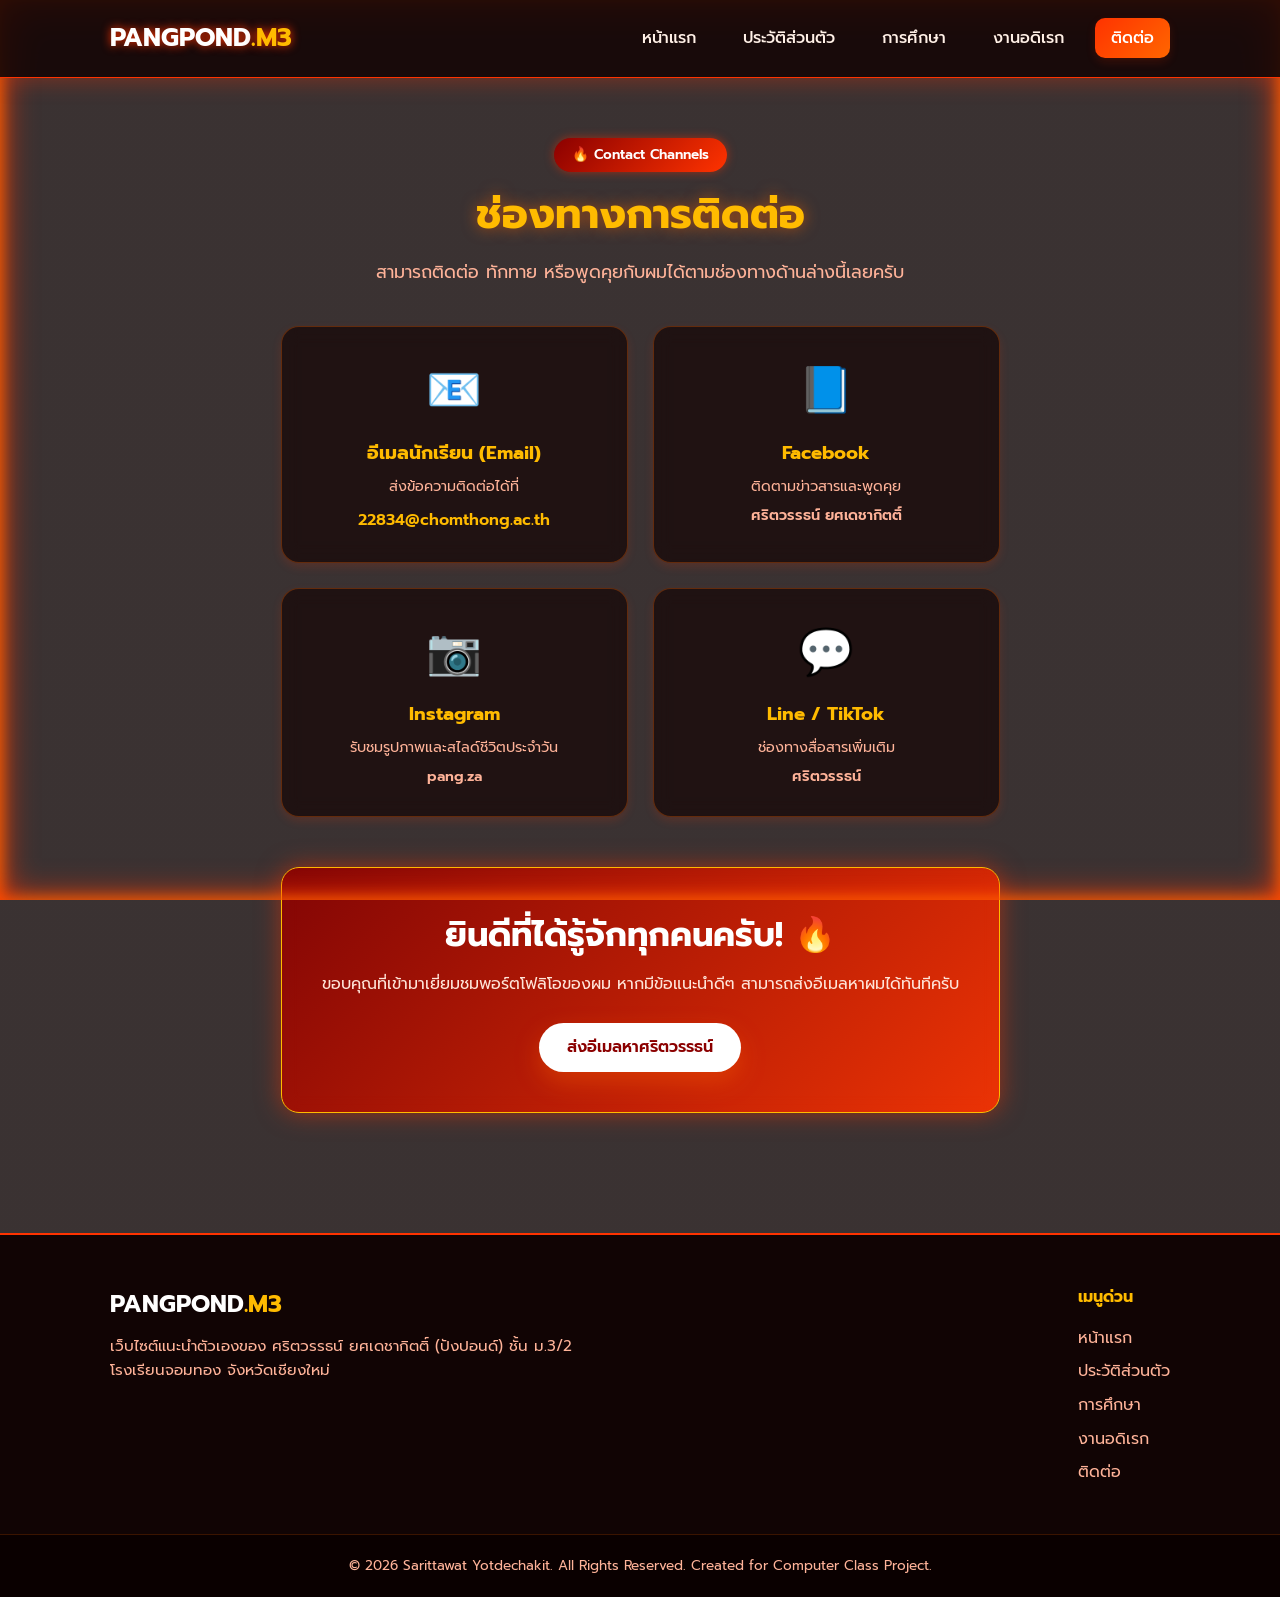
<file: contact.html>
<!DOCTYPE html>
<html lang="th">
<head>
    <meta charset="UTF-8">
    <meta name="viewport" content="width=device-width, initial-scale=1.0">
    <title>ติดต่อ | Sarittawat Yotdechakit Portfolio</title>
    <link rel="stylesheet" href="style.css">
    <link rel="preconnect" href="https://fonts.googleapis.com">
    <link rel="preconnect" href="https://fonts.gstatic.com" crossorigin>
    <link href="https://fonts.googleapis.com/css2?family=Prompt:wght@300;400;500;600;700&display=swap" rel="stylesheet">
</head>
<body>

    <canvas id="fireCanvas"></canvas>

    <!-- Navigation Bar -->
    <header class="navbar-container">
        <nav class="navbar">
            <a href="index.html" class="logo">PANGPOND<span>.M3</span></a>
            <ul class="nav-links">
                <li><a href="index.html">หน้าแรก</a></li>
                <li><a href="profile.html">ประวัติส่วนตัว</a></li>
                <li><a href="education.html">การศึกษา</a></li>
                <li><a href="hobby.html">งานอดิเรก</a></li>
                <li><a href="contact.html" class="active">ติดต่อ</a></li>
            </ul>
        </nav>
    </header>

    <main class="container section-padding">
        <div class="page-header">
            <span class="badge">🔥 Contact Channels</span>
            <h1>ช่องทางการติดต่อ</h1>
            <p>สามารถติดต่อ ทักทาย หรือพูดคุยกับผมได้ตามช่องทางด้านล่างนี้เลยครับ</p>
        </div>

        <div class="contact-grid">
            <div class="card contact-card">
                <div class="contact-icon">📧</div>
                <h3>อีเมลนักเรียน (Email)</h3>
                <p>ส่งข้อความติดต่อได้ที่</p>
                <a href="mailto:22834@chomthong.ac.th" class="contact-link">22834@chomthong.ac.th</a>
            </div>

            <div class="card contact-card">
                <div class="contact-icon">📘</div>
                <h3>Facebook</h3>
                <p>ติดตามข่าวสารและพูดคุย</p>
                <p class="contact-text">ศริตวรรธน์ ยศเดชากิตติ์</p>
            </div>

            <div class="card contact-card">
                <div class="contact-icon">📷</div>
                <h3>Instagram</h3>
                <p>รับชมรูปภาพและสไลด์ชีวิตประจำวัน</p>
                <p class="contact-text">pang.za</p>
            </div>

            <div class="card contact-card">
                <div class="contact-icon">💬</div>
                <h3>Line / TikTok</h3>
                <p>ช่องทางสื่อสารเพิ่มเติม</p>
                <p class="contact-text">ศริตวรรธน์</p>
            </div>
        </div>

        <div class="cta-card card margin-top-50">
            <h2>ยินดีที่ได้รู้จักทุกคนครับ! 🔥</h2>
            <p>ขอบคุณที่เข้ามาเยี่ยมชมพอร์ตโฟลิโอของผม หากมีข้อแนะนำดีๆ สามารถส่งอีเมลหาผมได้ทันทีครับ</p>
            <a href="mailto:22834@chomthong.ac.th" class="btn btn-primary">ส่งอีเมลหาศริตวรรธน์</a>
        </div>
    </main>

    <!-- Footer -->
    <footer class="footer">
        <div class="footer-container">
            <div class="footer-info">
                <h3>PANGPOND<span>.M3</span></h3>
                <p>เว็บไซต์แนะนำตัวเองของ ศริตวรรธน์ ยศเดชากิตติ์ (ปังปอนด์) ชั้น ม.3/2</p>
                <p>โรงเรียนจอมทอง จังหวัดเชียงใหม่</p>
            </div>
            <div class="footer-links">
                <h4>เมนูด่วน</h4>
                <ul>
                    <li><a href="index.html">หน้าแรก</a></li>
                    <li><a href="profile.html">ประวัติส่วนตัว</a></li>
                    <li><a href="education.html">การศึกษา</a></li>
                    <li><a href="hobby.html">งานอดิเรก</a></li>
                    <li><a href="contact.html">ติดต่อ</a></li>
                </ul>
            </div>
        </div>
        <div class="footer-bottom">
            <p>&copy; 2026 Sarittawat Yotdechakit. All Rights Reserved. Created for Computer Class Project.</p>
        </div>
    </footer>

    <script>
        const canvas = document.getElementById('fireCanvas');
        const ctx = canvas.getContext('2d');
        let particles = [];
        function resizeCanvas() { canvas.width = window.innerWidth; canvas.height = window.innerHeight; }
        window.addEventListener('resize', resizeCanvas);
        resizeCanvas();

        class Particle {
            constructor(x, y, vx, vy, color, size, life) {
                this.x = x; this.y = y; this.vx = vx; this.vy = vy;
                this.color = color; this.size = size; this.life = life; this.maxLife = life;
            }
            update() { this.x += this.vx; this.y += this.vy; this.size *= 0.96; this.life--; }
            draw() {
                ctx.save();
                ctx.globalAlpha = Math.max(0, this.life / this.maxLife);
                ctx.beginPath();
                ctx.arc(this.x, this.y, this.size, 0, Math.PI * 2);
                ctx.fillStyle = this.color;
                ctx.shadowBlur = 15;
                ctx.shadowColor = '#ff3300';
                ctx.fill();
                ctx.restore();
            }
        }
        function createPhoenixExplosion(x, y) {
            const colors = ['#ff2200', '#ff6600', '#ffaa00', '#ffff55', '#ffffff'];
            for (let i = 0; i < 70; i++) {
                const angle = Math.random() * Math.PI * 2;
                const speed = Math.random() * 8 + 2;
                particles.push(new Particle(x, y, Math.cos(angle)*speed, Math.sin(angle)*speed - 2, colors[Math.floor(Math.random()*colors.length)], Math.random()*10+4, Math.random()*30+20));
            }
        }
        window.addEventListener('click', (e) => { createPhoenixExplosion(e.clientX, e.clientY); });
        function animate() {
            ctx.clearRect(0, 0, canvas.width, canvas.height);
            particles = particles.filter(p => p.life > 0 && p.size > 0.5);
            particles.forEach(p => { p.update(); p.draw(); });
            requestAnimationFrame(animate);
        }
        animate();
    </script>
</body>
</html>
</file>
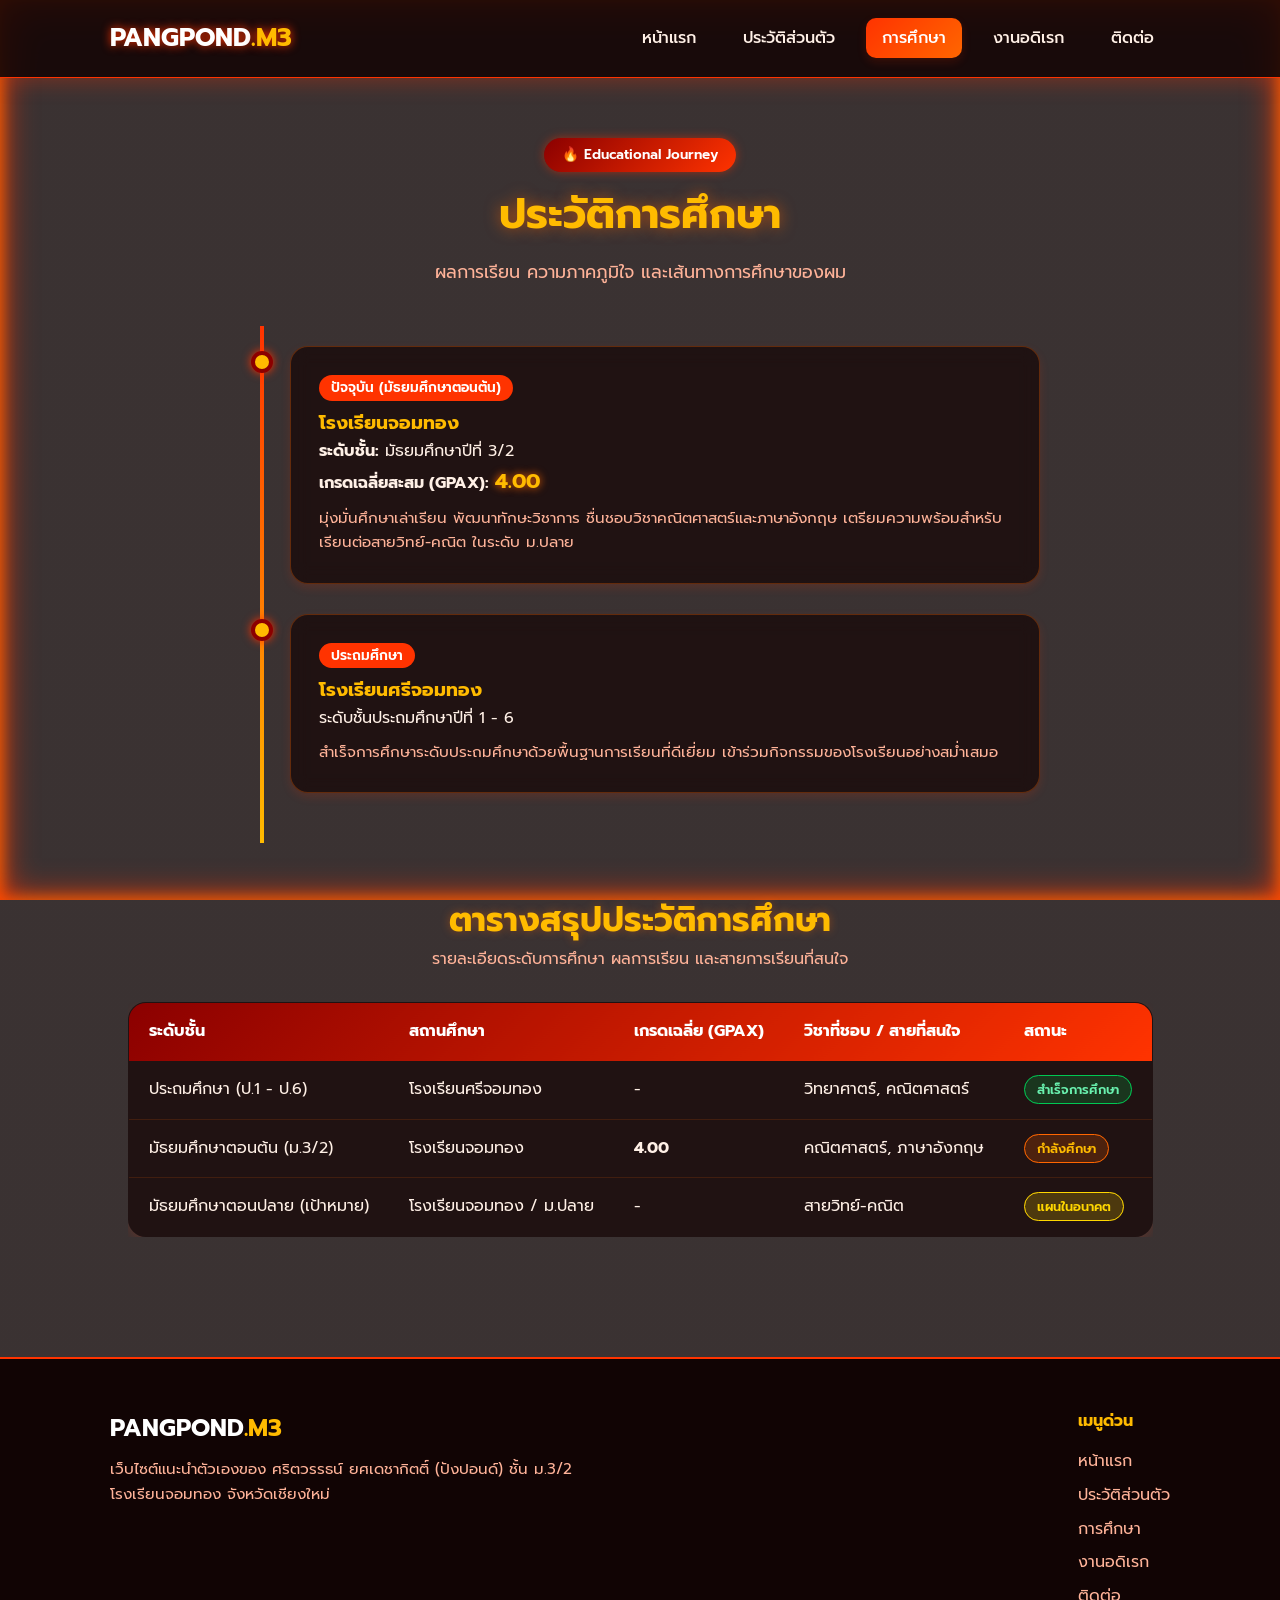
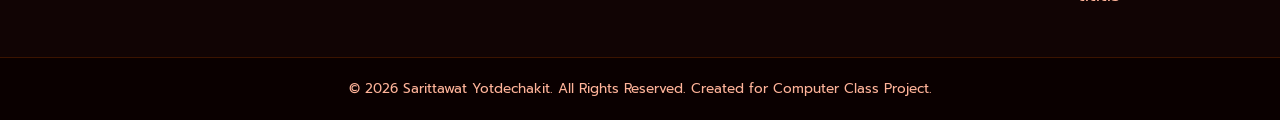
<file: education.html>
<!DOCTYPE html>
<html lang="th">
<head>
    <meta charset="UTF-8">
    <meta name="viewport" content="width=device-width, initial-scale=1.0">
    <title>การศึกษา | Sarittawat Yotdechakit Portfolio</title>
    <link rel="stylesheet" href="style.css">
    <link rel="preconnect" href="https://fonts.googleapis.com">
    <link rel="preconnect" href="https://fonts.gstatic.com" crossorigin>
    <link href="https://fonts.googleapis.com/css2?family=Prompt:wght@300;400;500;600;700&display=swap" rel="stylesheet">
</head>
<body>

    <canvas id="fireCanvas"></canvas>

    <!-- Navigation Bar -->
    <header class="navbar-container">
        <nav class="navbar">
            <a href="index.html" class="logo">PANGPOND<span>.M3</span></a>
            <ul class="nav-links">
                <li><a href="index.html">หน้าแรก</a></li>
                <li><a href="profile.html">ประวัติส่วนตัว</a></li>
                <li><a href="education.html" class="active">การศึกษา</a></li>
                <li><a href="hobby.html">งานอดิเรก</a></li>
                <li><a href="contact.html">ติดต่อ</a></li>
            </ul>
        </nav>
    </header>

    <main class="container section-padding">
        <div class="page-header">
            <span class="badge">🔥 Educational Journey</span>
            <h1>ประวัติการศึกษา</h1>
            <p>ผลการเรียน ความภาคภูมิใจ และเส้นทางการศึกษาของผม</p>
        </div>

        <!-- Timeline Section -->
        <div class="timeline">
            <div class="timeline-item">
                <div class="timeline-dot"></div>
                <div class="timeline-content card">
                    <span class="timeline-date">ปัจจุบัน (มัธยมศึกษาตอนต้น)</span>
                    <h3>โรงเรียนจอมทอง</h3>
                    <p><strong>ระดับชั้น:</strong> มัธยมศึกษาปีที่ 3/2</p>
                    <p><strong>เกรดเฉลี่ยสะสม (GPAX):</strong> <span class="highlight-gpax">4.00</span></p>
                    <p class="timeline-desc">มุ่งมั่นศึกษาเล่าเรียน พัฒนาทักษะวิชาการ ชื่นชอบวิชาคณิตศาสตร์และภาษาอังกฤษ เตรียมความพร้อมสำหรับเรียนต่อสายวิทย์-คณิต ในระดับ ม.ปลาย</p>
                </div>
            </div>

            <div class="timeline-item">
                <div class="timeline-dot"></div>
                <div class="timeline-content card">
                    <span class="timeline-date">ประถมศึกษา</span>
                    <h3>โรงเรียนศรีจอมทอง</h3>
                    <p>ระดับชั้นประถมศึกษาปีที่ 1 - 6</p>
                    <p class="timeline-desc">สำเร็จการศึกษาระดับประถมศึกษาด้วยพื้นฐานการเรียนที่ดีเยี่ยม เข้าร่วมกิจกรรมของโรงเรียนอย่างสม่ำเสมอ</p>
                </div>
            </div>
        </div>

        <!-- Education Summary Table -->
        <div class="section-title margin-top-50">
            <h2>ตารางสรุปประวัติการศึกษา</h2>
            <p>รายละเอียดระดับการศึกษา ผลการเรียน และสายการเรียนที่สนใจ</p>
        </div>

        <div class="table-responsive">
            <table class="styled-table">
                <thead>
                    <tr>
                        <th>ระดับชั้น</th>
                        <th>สถานศึกษา</th>
                        <th>เกรดเฉลี่ย (GPAX)</th>
                        <th>วิชาที่ชอบ / สายที่สนใจ</th>
                        <th>สถานะ</th>
                    </tr>
                </thead>
                <tbody>
                    <tr>
                        <td>ประถมศึกษา (ป.1 - ป.6)</td>
                        <td>โรงเรียนศรีจอมทอง</td>
                        <td>-</td>
                        <td>วิทยาศาตร์, คณิตศาสตร์</td>
                        <td><span class="badge-status status-success">สำเร็จการศึกษา</span></td>
                    </tr>
                    <tr>
                        <td>มัธยมศึกษาตอนต้น (ม.3/2)</td>
                        <td>โรงเรียนจอมทอง</td>
                        <td><strong>4.00</strong></td>
                        <td>คณิตศาสตร์, ภาษาอังกฤษ</td>
                        <td><span class="badge-status status-primary">กำลังศึกษา</span></td>
                    </tr>
                    <tr>
                        <td>มัธยมศึกษาตอนปลาย (เป้าหมาย)</td>
                        <td>โรงเรียนจอมทอง / ม.ปลาย</td>
                        <td>-</td>
                        <td>สายวิทย์-คณิต</td>
                        <td><span class="badge-status status-target">แผนในอนาคต</span></td>
                    </tr>
                </tbody>
            </table>
        </div>
    </main>

    <!-- Footer -->
    <footer class="footer">
        <div class="footer-container">
            <div class="footer-info">
                <h3>PANGPOND<span>.M3</span></h3>
                <p>เว็บไซต์แนะนำตัวเองของ ศริตวรรธน์ ยศเดชากิตติ์ (ปังปอนด์) ชั้น ม.3/2</p>
                <p>โรงเรียนจอมทอง จังหวัดเชียงใหม่</p>
            </div>
            <div class="footer-links">
                <h4>เมนูด่วน</h4>
                <ul>
                    <li><a href="index.html">หน้าแรก</a></li>
                    <li><a href="profile.html">ประวัติส่วนตัว</a></li>
                    <li><a href="education.html">การศึกษา</a></li>
                    <li><a href="hobby.html">งานอดิเรก</a></li>
                    <li><a href="contact.html">ติดต่อ</a></li>
                </ul>
            </div>
        </div>
        <div class="footer-bottom">
            <p>&copy; 2026 Sarittawat Yotdechakit. All Rights Reserved. Created for Computer Class Project.</p>
        </div>
    </footer>

    <script>
        const canvas = document.getElementById('fireCanvas');
        const ctx = canvas.getContext('2d');
        let particles = [];
        function resizeCanvas() { canvas.width = window.innerWidth; canvas.height = window.innerHeight; }
        window.addEventListener('resize', resizeCanvas);
        resizeCanvas();

        class Particle {
            constructor(x, y, vx, vy, color, size, life) {
                this.x = x; this.y = y; this.vx = vx; this.vy = vy;
                this.color = color; this.size = size; this.life = life; this.maxLife = life;
            }
            update() { this.x += this.vx; this.y += this.vy; this.size *= 0.96; this.life--; }
            draw() {
                ctx.save();
                ctx.globalAlpha = Math.max(0, this.life / this.maxLife);
                ctx.beginPath();
                ctx.arc(this.x, this.y, this.size, 0, Math.PI * 2);
                ctx.fillStyle = this.color;
                ctx.shadowBlur = 15;
                ctx.shadowColor = '#ff3300';
                ctx.fill();
                ctx.restore();
            }
        }
        function createPhoenixExplosion(x, y) {
            const colors = ['#ff2200', '#ff6600', '#ffaa00', '#ffff55', '#ffffff'];
            for (let i = 0; i < 70; i++) {
                const angle = Math.random() * Math.PI * 2;
                const speed = Math.random() * 8 + 2;
                particles.push(new Particle(x, y, Math.cos(angle)*speed, Math.sin(angle)*speed - 2, colors[Math.floor(Math.random()*colors.length)], Math.random()*10+4, Math.random()*30+20));
            }
        }
        window.addEventListener('click', (e) => { createPhoenixExplosion(e.clientX, e.clientY); });
        function animate() {
            ctx.clearRect(0, 0, canvas.width, canvas.height);
            particles = particles.filter(p => p.life > 0 && p.size > 0.5);
            particles.forEach(p => { p.update(); p.draw(); });
            requestAnimationFrame(animate);
        }
        animate();
    </script>
</body>
</html>
</file>
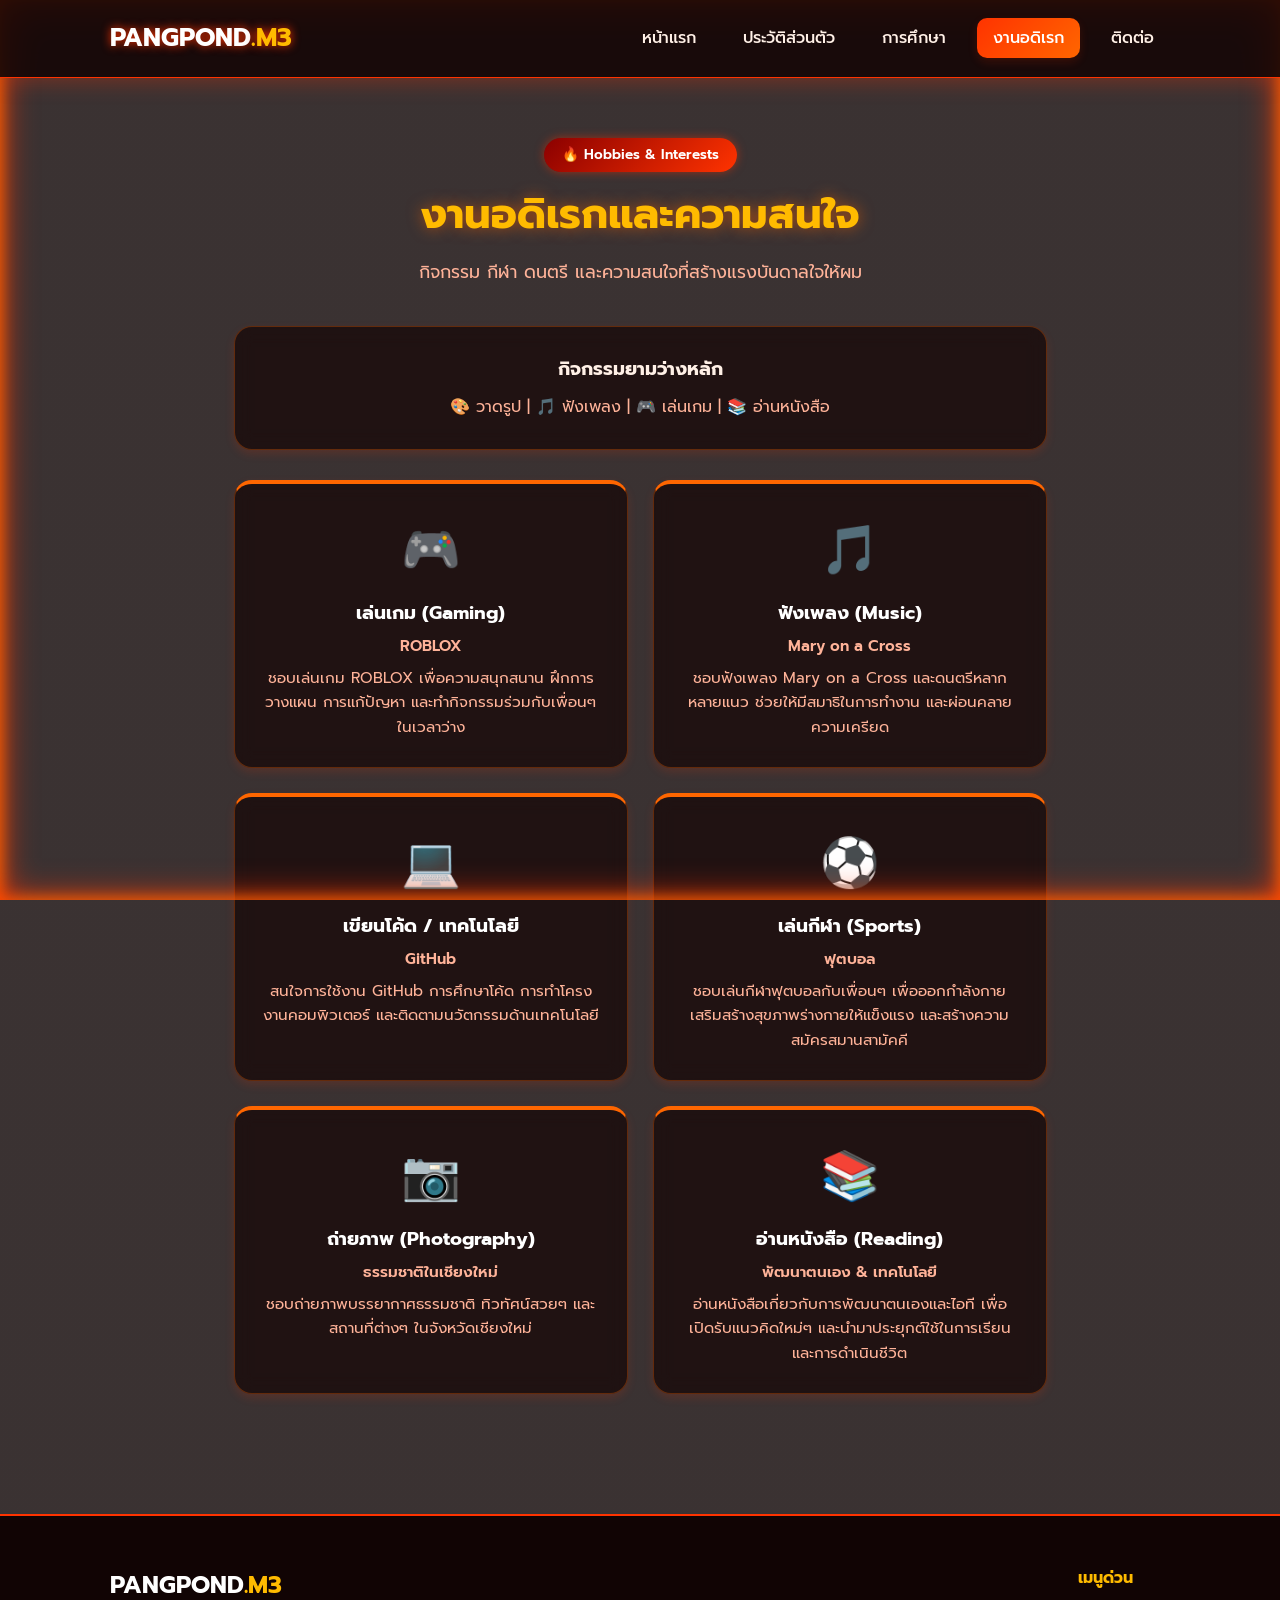
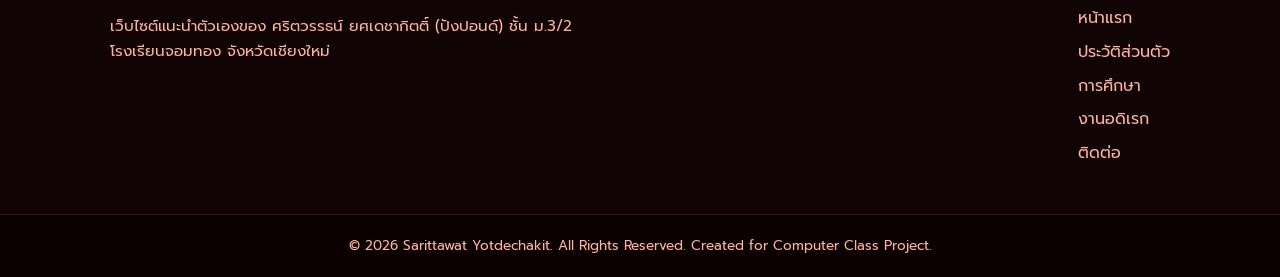
<file: hobby.html>
<!DOCTYPE html>
<html lang="th">
<head>
    <meta charset="UTF-8">
    <meta name="viewport" content="width=device-width, initial-scale=1.0">
    <title>งานอดิเรก | Sarittawat Yotdechakit Portfolio</title>
    <link rel="stylesheet" href="style.css">
    <link rel="preconnect" href="https://fonts.googleapis.com">
    <link rel="preconnect" href="https://fonts.gstatic.com" crossorigin>
    <link href="https://fonts.googleapis.com/css2?family=Prompt:wght@300;400;500;600;700&display=swap" rel="stylesheet">
</head>
<body>

    <canvas id="fireCanvas"></canvas>

    <!-- Navigation Bar -->
    <header class="navbar-container">
        <nav class="navbar">
            <a href="index.html" class="logo">PANGPOND<span>.M3</span></a>
            <ul class="nav-links">
                <li><a href="index.html">หน้าแรก</a></li>
                <li><a href="profile.html">ประวัติส่วนตัว</a></li>
                <li><a href="education.html">การศึกษา</a></li>
                <li><a href="hobby.html" class="active">งานอดิเรก</a></li>
                <li><a href="contact.html">ติดต่อ</a></li>
            </ul>
        </nav>
    </header>

    <main class="container section-padding">
        <div class="page-header">
            <span class="badge">🔥 Hobbies & Interests</span>
            <h1>งานอดิเรกและความสนใจ</h1>
            <p>กิจกรรม กีฬา ดนตรี และความสนใจที่สร้างแรงบันดาลใจให้ผม</p>
        </div>

        <!-- General Hobby Overview -->
        <div class="card margin-bottom-30 text-center">
            <h3>กิจกรรมยามว่างหลัก</h3>
            <p style="margin-top: 10px; color: var(--text-muted);">
                🎨 วาดรูป | 🎵 ฟังเพลง | 🎮 เล่นเกม | 📚 อ่านหนังสือ
            </p>
        </div>

        <!-- Hobby Cards Grid -->
        <div class="grid-3">
            <div class="card hobby-card">
                <div class="hobby-icon">🎮</div>
                <h3>เล่นเกม (Gaming)</h3>
                <p class="hobby-topic">ROBLOX</p>
                <p>ชอบเล่นเกม ROBLOX เพื่อความสนุกสนาน ฝึกการวางแผน การแก้ปัญหา และทำกิจกรรมร่วมกับเพื่อนๆ ในเวลาว่าง</p>
            </div>

            <div class="card hobby-card">
                <div class="hobby-icon">🎵</div>
                <h3>ฟังเพลง (Music)</h3>
                <p class="hobby-topic">Mary on a Cross</p>
                <p>ชอบฟังเพลง Mary on a Cross และดนตรีหลากหลายแนว ช่วยให้มีสมาธิในการทำงาน และผ่อนคลายความเครียด</p>
            </div>

            <div class="card hobby-card">
                <div class="hobby-icon">💻</div>
                <h3>เขียนโค้ด / เทคโนโลยี</h3>
                <p class="hobby-topic">GitHub</p>
                <p>สนใจการใช้งาน GitHub การศึกษาโค้ด การทำโครงงานคอมพิวเตอร์ และติดตามนวัตกรรมด้านเทคโนโลยี</p>
            </div>

            <div class="card hobby-card">
                <div class="hobby-icon">⚽</div>
                <h3>เล่นกีฬา (Sports)</h3>
                <p class="hobby-topic">ฟุตบอล</p>
                <p>ชอบเล่นกีฬาฟุตบอลกับเพื่อนๆ เพื่อออกกำลังกาย เสริมสร้างสุขภาพร่างกายให้แข็งแรง และสร้างความสมัครสมานสามัคคี</p>
            </div>

            <div class="card hobby-card">
                <div class="hobby-icon">📷</div>
                <h3>ถ่ายภาพ (Photography)</h3>
                <p class="hobby-topic">ธรรมชาติในเชียงใหม่</p>
                <p>ชอบถ่ายภาพบรรยากาศธรรมชาติ ทิวทัศน์สวยๆ และสถานที่ต่างๆ ในจังหวัดเชียงใหม่</p>
            </div>

            <div class="card hobby-card">
                <div class="hobby-icon">📚</div>
                <h3>อ่านหนังสือ (Reading)</h3>
                <p class="hobby-topic">พัฒนาตนเอง & เทคโนโลยี</p>
                <p>อ่านหนังสือเกี่ยวกับการพัฒนาตนเองและไอที เพื่อเปิดรับแนวคิดใหม่ๆ และนำมาประยุกต์ใช้ในการเรียนและการดำเนินชีวิต</p>
            </div>
        </div>
    </main>

    <!-- Footer -->
    <footer class="footer">
        <div class="footer-container">
            <div class="footer-info">
                <h3>PANGPOND<span>.M3</span></h3>
                <p>เว็บไซต์แนะนำตัวเองของ ศริตวรรธน์ ยศเดชากิตติ์ (ปังปอนด์) ชั้น ม.3/2</p>
                <p>โรงเรียนจอมทอง จังหวัดเชียงใหม่</p>
            </div>
            <div class="footer-links">
                <h4>เมนูด่วน</h4>
                <ul>
                    <li><a href="index.html">หน้าแรก</a></li>
                    <li><a href="profile.html">ประวัติส่วนตัว</a></li>
                    <li><a href="education.html">การศึกษา</a></li>
                    <li><a href="hobby.html">งานอดิเรก</a></li>
                    <li><a href="contact.html">ติดต่อ</a></li>
                </ul>
            </div>
        </div>
        <div class="footer-bottom">
            <p>&copy; 2026 Sarittawat Yotdechakit. All Rights Reserved. Created for Computer Class Project.</p>
        </div>
    </footer>

    <script>
        const canvas = document.getElementById('fireCanvas');
        const ctx = canvas.getContext('2d');
        let particles = [];
        function resizeCanvas() { canvas.width = window.innerWidth; canvas.height = window.innerHeight; }
        window.addEventListener('resize', resizeCanvas);
        resizeCanvas();

        class Particle {
            constructor(x, y, vx, vy, color, size, life) {
                this.x = x; this.y = y; this.vx = vx; this.vy = vy;
                this.color = color; this.size = size; this.life = life; this.maxLife = life;
            }
            update() { this.x += this.vx; this.y += this.vy; this.size *= 0.96; this.life--; }
            draw() {
                ctx.save();
                ctx.globalAlpha = Math.max(0, this.life / this.maxLife);
                ctx.beginPath();
                ctx.arc(this.x, this.y, this.size, 0, Math.PI * 2);
                ctx.fillStyle = this.color;
                ctx.shadowBlur = 15;
                ctx.shadowColor = '#ff3300';
                ctx.fill();
                ctx.restore();
            }
        }
        function createPhoenixExplosion(x, y) {
            const colors = ['#ff2200', '#ff6600', '#ffaa00', '#ffff55', '#ffffff'];
            for (let i = 0; i < 70; i++) {
                const angle = Math.random() * Math.PI * 2;
                const speed = Math.random() * 8 + 2;
                particles.push(new Particle(x, y, Math.cos(angle)*speed, Math.sin(angle)*speed - 2, colors[Math.floor(Math.random()*colors.length)], Math.random()*10+4, Math.random()*30+20));
            }
        }
        window.addEventListener('click', (e) => { createPhoenixExplosion(e.clientX, e.clientY); });
        function animate() {
            ctx.clearRect(0, 0, canvas.width, canvas.height);
            particles = particles.filter(p => p.life > 0 && p.size > 0.5);
            particles.forEach(p => { p.update(); p.draw(); });
            requestAnimationFrame(animate);
        }
        animate();
    </script>
</body>
</html>
</file>
<file: style.css>
/* ==========================================================================
   FIRE THEME VARIABLES & GLOBAL STYLES
   ========================================================================== */
:root {
    --fire-dark: #8B0000;
    --fire-main: #FF3300;
    --fire-orange: #FF6600;
    --fire-gold: #FFBB00;
    --fire-light: #FFE5D9;
    --white: #FFFFFF;
    --dark-overlay: rgba(15, 5, 5, 0.82);
    --card-bg: rgba(25, 10, 10, 0.78);
    --text-dark: #FFF0E6;
    --text-muted: #FFB399;
    --shadow-sm: 0 4px 10px rgba(255, 51, 0, 0.15);
    --shadow-md: 0 10px 25px rgba(255, 102, 0, 0.35);
    --shadow-fire: 0 0 20px rgba(255, 51, 0, 0.6);
    --radius-sm: 10px;
    --radius-md: 18px;
    --radius-lg: 28px;
    --transition: all 0.3s ease;
}

* {
    margin: 0;
    padding: 0;
    box-sizing: border-box;
}

/* Custom Feather Mouse Cursor (SVG Glowing Feather Cursor) */
html, body {
    cursor: url('data:image/svg+xml;utf8,<svg xmlns="http://www.w3.org/2000/svg" width="36" height="36" viewBox="0 0 24 24" fill="none" stroke="%23FF5500" stroke-width="2" stroke-linecap="round" stroke-linejoin="round"><path d="M20.24 12.24a6 6 0 0 0-8.49-8.49L3 13v5h5l8.75-8.76a6 6 0 0 0 8.49 0z"></path><path d="M16 8L2 22"></path><path d="M17.5 15.5L22 20"></path></svg>') 0 0, auto;
}

a, button, input {
    cursor: url('data:image/svg+xml;utf8,<svg xmlns="http://www.w3.org/2000/svg" width="36" height="36" viewBox="0 0 24 24" fill="%23FF9900" stroke="%23FF2200" stroke-width="2"><path d="M20.24 12.24a6 6 0 0 0-8.49-8.49L3 13v5h5l8.75-8.76a6 6 0 0 0 8.49 0z"></path></svg>') 0 0, pointer;
}

body {
    font-family: 'Prompt', sans-serif;
    /* Rodan Godzilla Background with Dark Fire Overlay */
    background: linear-gradient(var(--dark-overlay), var(--dark-overlay)), 
                url('https://images.wallpapersden.com/image/download/rodan-godzilla-king-of-the-monsters-movie_a2lraWqUmZqaraWkpJRsa21lrWloZ2U.jpg') no-repeat center center fixed;
    background-size: cover;
    color: var(--text-dark);
    line-height: 1.6;
    display: flex;
    flex-direction: column;
    min-height: 100vh;
    position: relative;
    overflow-x: hidden;
}

/* Border Flame Effect (กรอบเปลวเพลิงลุกรอบจอ) */
body::before {
    content: '';
    position: fixed;
    top: 0; left: 0; right: 0; bottom: 0;
    pointer-events: none;
    z-index: 999;
    box-shadow: inset 0 0 35px #ff3300, inset 0 0 15px #ff9900;
    animation: flameBorder 2s infinite alternate ease-in-out;
}

@keyframes flameBorder {
    0% { box-shadow: inset 0 0 25px #ff2200, inset 0 0 10px #ff8800; }
    50% { box-shadow: inset 0 0 45px #ff4400, inset 0 0 20px #ffaa00; }
    100% { box-shadow: inset 0 0 30px #cc1100, inset 0 0 12px #ff6600; }
}

/* Canvas for Explosive Phoenix Fire Particle Effects */
#fireCanvas {
    position: fixed;
    top: 0;
    left: 0;
    width: 100vw;
    height: 100vh;
    pointer-events: none;
    z-index: 9999;
}

main {
    flex: 1;
}

/* ==========================================================================
   LAYOUT & UTILITIES
   ========================================================================== */
.container {
    max-width: 1100px;
    margin: 0 auto;
    padding: 0 20px;
}

.section-padding {
    padding: 60px 20px;
}

.margin-top-20 { margin-top: 20px; }
.margin-top-50 { margin-top: 50px; }
.margin-bottom-30 { margin-bottom: 30px; }
.text-center { text-align: center; }

.grid-3 {
    display: grid;
    grid-template-columns: repeat(auto-fit, minmax(300px, 1fr));
    gap: 25px;
}

.page-header {
    text-align: center;
    margin-bottom: 40px;
}

.page-header h1 {
    font-size: 2.6rem;
    color: var(--fire-gold);
    text-shadow: 0 0 15px rgba(255, 102, 0, 0.6);
    margin: 10px 0;
}

.page-header p {
    color: var(--text-muted);
    font-size: 1.1rem;
}

.badge {
    background: linear-gradient(135deg, var(--fire-dark), var(--fire-main));
    color: var(--white);
    padding: 6px 18px;
    border-radius: 50px;
    font-size: 0.85rem;
    font-weight: 600;
    display: inline-block;
    box-shadow: 0 0 10px rgba(255, 51, 0, 0.5);
}

.section-title {
    text-align: center;
    margin-bottom: 30px;
}

.section-title h2 {
    font-size: 2.1rem;
    color: var(--fire-gold);
    text-shadow: 0 0 10px rgba(255, 102, 0, 0.4);
}

.section-title p {
    color: var(--text-muted);
}

/* ==========================================================================
   NAVIGATION BAR
   ========================================================================== */
.navbar-container {
    position: sticky;
    top: 0;
    z-index: 1000;
    background: rgba(20, 5, 5, 0.88);
    backdrop-filter: blur(12px);
    box-shadow: 0 4px 20px rgba(255, 51, 0, 0.3);
    border-bottom: 1px solid var(--fire-main);
}

.navbar {
    max-width: 1100px;
    margin: 0 auto;
    display: flex;
    justify-content: space-between;
    align-items: center;
    padding: 18px 20px;
}

.logo {
    font-size: 1.6rem;
    font-weight: 700;
    color: var(--white);
    text-decoration: none;
    text-shadow: 0 0 10px var(--fire-main);
}

.logo span {
    color: var(--fire-gold);
}

.nav-links {
    display: flex;
    list-style: none;
    gap: 15px;
}

.nav-links a {
    text-decoration: none;
    color: var(--text-dark);
    font-weight: 500;
    padding: 8px 16px;
    border-radius: var(--radius-sm);
    transition: var(--transition);
}

.nav-links a:hover,
.nav-links a.active {
    color: var(--white);
    background: linear-gradient(135deg, var(--fire-main), var(--fire-orange));
    box-shadow: var(--shadow-sm);
}

/* ==========================================================================
   HERO SECTION
   ========================================================================== */
.hero-section {
    max-width: 1100px;
    margin: 0 auto;
    padding: 70px 20px;
    display: flex;
    align-items: center;
    justify-content: space-between;
    gap: 40px;
}

.hero-content {
    flex: 1.2;
}

.hero-title {
    font-size: 2.7rem;
    line-height: 1.25;
    margin: 15px 0;
    color: var(--white);
}

.highlight-text {
    background: linear-gradient(135deg, #FF6600, #FFCC00);
    -webkit-background-clip: text;
    -webkit-text-fill-color: transparent;
    filter: drop-shadow(0 0 10px rgba(255, 102, 0, 0.6));
}

.hero-subtitle {
    font-size: 1.1rem;
    color: var(--text-muted);
    margin-bottom: 20px;
}

.quote-box {
    background: rgba(40, 10, 10, 0.85);
    border-left: 4px solid var(--fire-gold);
    padding: 12px 18px;
    border-radius: var(--radius-sm);
    margin-bottom: 25px;
}

.quote-title {
    font-size: 0.8rem;
    color: var(--fire-gold);
    font-weight: 600;
}

.quote-text {
    font-style: italic;
    color: var(--white);
    font-size: 1.1rem;
}

.hero-buttons {
    display: flex;
    gap: 15px;
}

.btn {
    display: inline-block;
    padding: 12px 28px;
    border-radius: 50px;
    text-decoration: none;
    font-weight: 600;
    transition: var(--transition);
}

.btn-primary {
    background: linear-gradient(135deg, var(--fire-main), var(--fire-orange));
    color: var(--white);
    box-shadow: var(--shadow-md);
}

.btn-primary:hover {
    transform: translateY(-3px) scale(1.02);
    box-shadow: 0 0 25px var(--fire-main);
}

.btn-secondary {
    background: rgba(255, 255, 255, 0.1);
    color: var(--white);
    border: 1px solid var(--fire-orange);
}

.btn-secondary:hover {
    background: var(--fire-orange);
    transform: translateY(-3px);
}

.hero-image-container {
    position: relative;
    flex: 0.8;
    display: flex;
    justify-content: center;
}

.hero-image-bg {
    position: absolute;
    width: 320px;
    height: 320px;
    background: radial-gradient(circle, var(--fire-main) 0%, transparent 70%);
    border-radius: 50%;
    z-index: 1;
    filter: blur(25px);
    opacity: 0.8;
    animation: pulseGlow 3s infinite alternate;
}

@keyframes pulseGlow {
    0% { transform: scale(0.9); opacity: 0.6; }
    100% { transform: scale(1.1); opacity: 0.9; }
}

.hero-avatar {
    position: relative;
    z-index: 2;
    width: 290px;
    height: 290px;
    object-fit: cover;
    border-radius: 50%;
    border: 4px solid var(--fire-gold);
    box-shadow: var(--shadow-fire);
    transition: var(--transition);
}

.hero-avatar:hover {
    transform: scale(1.04) rotate(2deg);
    border-color: var(--fire-main);
}

/* ==========================================================================
   CARDS & HOVER EFFECTS
   ========================================================================== */
.card {
    background: var(--card-bg);
    padding: 28px;
    border-radius: var(--radius-md);
    box-shadow: var(--shadow-sm);
    border: 1px solid rgba(255, 102, 0, 0.3);
    backdrop-filter: blur(8px);
    transition: var(--transition);
}

.card:hover {
    transform: translateY(-6px);
    box-shadow: var(--shadow-md);
    border-color: var(--fire-gold);
}

.card-highlight {
    text-align: center;
}

.card-icon {
    font-size: 2.5rem;
    margin-bottom: 12px;
}

.card-highlight h3 {
    color: var(--fire-gold);
    margin-bottom: 8px;
}

.card-highlight p {
    color: var(--text-muted);
    font-size: 0.95rem;
}

/* ==========================================================================
   PROFILE PAGE STYLES
   ========================================================================== */
.profile-grid {
    display: grid;
    grid-template-columns: 1fr 2fr;
    gap: 30px;
}

.profile-card-image {
    background: var(--card-bg);
    padding: 20px;
    border-radius: var(--radius-md);
    box-shadow: var(--shadow-sm);
    text-align: center;
    border: 1px solid rgba(255, 102, 0, 0.3);
}

.profile-img {
    width: 100%;
    max-height: 380px;
    object-fit: cover;
    border-radius: var(--radius-sm);
    border: 2px solid var(--fire-orange);
    margin-bottom: 15px;
}

.profile-tagline h3 {
    color: var(--fire-gold);
    font-size: 1.4rem;
}

.profile-tagline p {
    color: var(--text-muted);
}

.info-box h2 {
    color: var(--fire-gold);
    margin-bottom: 18px;
    border-bottom: 2px solid rgba(255, 102, 0, 0.3);
    padding-bottom: 10px;
}

.info-grid {
    display: grid;
    grid-template-columns: repeat(auto-fit, minmax(220px, 1fr));
    gap: 15px;
}

.info-item {
    display: flex;
    flex-direction: column;
}

.info-label {
    font-size: 0.85rem;
    color: var(--text-muted);
}

.info-value {
    font-weight: 600;
    color: var(--white);
}

.about-text {
    color: var(--text-dark);
    font-size: 1.05rem;
}

/* ==========================================================================
   EDUCATION & TIMELINE
   ========================================================================== */
.timeline {
    position: relative;
    max-width: 800px;
    margin: 0 auto;
    padding: 20px 0;
}

.timeline::before {
    content: '';
    position: absolute;
    top: 0;
    bottom: 0;
    left: 20px;
    width: 4px;
    background: linear-gradient(to bottom, var(--fire-main), var(--fire-gold));
}

.timeline-item {
    position: relative;
    padding-left: 50px;
    margin-bottom: 30px;
}

.timeline-dot {
    position: absolute;
    left: 11px;
    top: 5px;
    width: 22px;
    height: 22px;
    border-radius: 50%;
    background: var(--fire-gold);
    border: 4px solid var(--fire-dark);
    box-shadow: 0 0 10px var(--fire-main);
}

.timeline-date {
    display: inline-block;
    font-size: 0.85rem;
    background: var(--fire-main);
    color: var(--white);
    padding: 2px 12px;
    border-radius: 20px;
    font-weight: 600;
    margin-bottom: 8px;
}

.timeline-content h3 {
    color: var(--fire-gold);
}

.highlight-gpax {
    color: var(--fire-gold);
    font-size: 1.3rem;
    font-weight: 700;
    text-shadow: 0 0 8px var(--fire-orange);
}

.timeline-desc {
    color: var(--text-muted);
    margin-top: 8px;
    font-size: 0.95rem;
}

/* Table Design */
.table-responsive {
    overflow-x: auto;
    margin-top: 20px;
}

.styled-table {
    width: 100%;
    border-collapse: collapse;
    background: var(--card-bg);
    border-radius: var(--radius-md);
    overflow: hidden;
    box-shadow: var(--shadow-sm);
    border: 1px solid rgba(255, 102, 0, 0.3);
}

.styled-table thead tr {
    background: linear-gradient(135deg, var(--fire-dark), var(--fire-main));
    color: var(--white);
    text-align: left;
}

.styled-table th,
.styled-table td {
    padding: 16px 20px;
}

.styled-table tbody tr {
    border-bottom: 1px solid rgba(255, 102, 0, 0.15);
}

.badge-status {
    padding: 4px 12px;
    border-radius: 20px;
    font-size: 0.8rem;
    font-weight: 600;
}

.status-success {
    background: rgba(0, 200, 83, 0.2);
    color: #69F0AE;
    border: 1px solid #00C853;
}

.status-primary {
    background: rgba(255, 102, 0, 0.2);
    color: var(--fire-gold);
    border: 1px solid var(--fire-orange);
}

.status-target {
    background: rgba(255, 215, 0, 0.2);
    color: #FFD700;
    border: 1px solid #FFD700;
}

/* ==========================================================================
   HOBBY PAGE STYLES
   ========================================================================== */
.hobby-card {
    text-align: center;
    border-top: 4px solid var(--fire-orange);
}

.hobby-card:hover {
    border-top-color: var(--fire-gold);
}

.hobby-icon {
    font-size: 3rem;
    margin-bottom: 10px;
}

.hobby-topic {
    color: var(--fire-gold);
    font-weight: 600;
    font-size: 1.1rem;
    margin-bottom: 8px;
}

.hobby-card h3 {
    color: var(--white);
    margin-bottom: 5px;
}

.hobby-card p {
    color: var(--text-muted);
    font-size: 0.95rem;
}

/* ==========================================================================
   CONTACT PAGE STYLES
   ========================================================================== */
.contact-grid {
    display: grid;
    grid-template-columns: repeat(auto-fit, minmax(240px, 1fr));
    gap: 25px;
}

.contact-card {
    text-align: center;
}

.contact-icon {
    font-size: 2.8rem;
    margin-bottom: 12px;
}

.contact-card h3 {
    color: var(--fire-gold);
    margin-bottom: 6px;
}

.contact-card p {
    color: var(--text-muted);
    font-size: 0.9rem;
}

.contact-link {
    display: inline-block;
    margin-top: 10px;
    color: var(--fire-gold);
    font-weight: 600;
    text-decoration: none;
}

.contact-link:hover {
    text-decoration: underline;
    color: var(--white);
}

.contact-text {
    font-weight: 600;
    color: var(--white);
    margin-top: 6px;
}

.cta-card {
    background: linear-gradient(135deg, rgba(139, 0, 0, 0.9), rgba(255, 51, 0, 0.9));
    color: var(--white);
    text-align: center;
    padding: 40px;
    border: 1px solid var(--fire-gold);
    box-shadow: 0 0 25px rgba(255, 51, 0, 0.5);
}

.cta-card h2 {
    font-size: 2.1rem;
    margin-bottom: 10px;
    color: var(--white);
}

.cta-card p {
    color: var(--fire-light);
    margin-bottom: 25px;
}

.cta-card .btn-primary {
    background: var(--white);
    color: var(--fire-dark);
}

.cta-card .btn-primary:hover {
    background: var(--fire-gold);
    color: var(--fire-dark);
}

/* ==========================================================================
   FOOTER
   ========================================================================== */
.footer {
    background: rgba(15, 2, 2, 0.95);
    color: var(--white);
    padding-top: 50px;
    margin-top: 60px;
    border-top: 2px solid var(--fire-main);
}

.footer-container {
    max-width: 1100px;
    margin: 0 auto;
    padding: 0 20px 40px 20px;
    display: flex;
    justify-content: space-between;
    flex-wrap: wrap;
    gap: 30px;
}

.footer-info h3 {
    font-size: 1.5rem;
    margin-bottom: 10px;
    color: var(--white);
}

.footer-info span {
    color: var(--fire-gold);
}

.footer-info p {
    color: var(--text-muted);
    font-size: 0.95rem;
}

.footer-links h4 {
    margin-bottom: 15px;
    color: var(--fire-gold);
}

.footer-links ul {
    list-style: none;
}

.footer-links li {
    margin-bottom: 8px;
}

.footer-links a {
    color: var(--text-muted);
    text-decoration: none;
    transition: var(--transition);
}

.footer-links a:hover {
    color: var(--fire-gold);
    padding-left: 5px;
}

.footer-bottom {
    background-color: #0A0000;
    text-align: center;
    padding: 20px;
    font-size: 0.85rem;
    color: var(--text-muted);
    border-top: 1px solid rgba(255, 102, 0, 0.2);
}

/* ==========================================================================
   RESPONSIVE DESIGN (MEDIA QUERIES)
   ========================================================================== */
@media (max-width: 768px) {
    .navbar {
        flex-direction: column;
        gap: 15px;
    }

    .nav-links {
        gap: 5px;
        flex-wrap: wrap;
        justify-content: center;
    }

    .nav-links a {
        padding: 6px 12px;
        font-size: 0.9rem;
    }

    .hero-section {
        flex-direction: column-reverse;
        text-align: center;
        padding: 40px 20px;
    }

    .hero-title {
        font-size: 2rem;
    }

    .hero-buttons {
        justify-content: center;
    }

    .profile-grid {
        grid-template-columns: 1fr;
    }

    .footer-container {
        flex-direction: column;
    }

    .timeline::before {
        left: 15px;
    }

    .timeline-dot {
        left: 6px;
    }

    .timeline-item {
        padding-left: 40px;
    }
}
</file>
